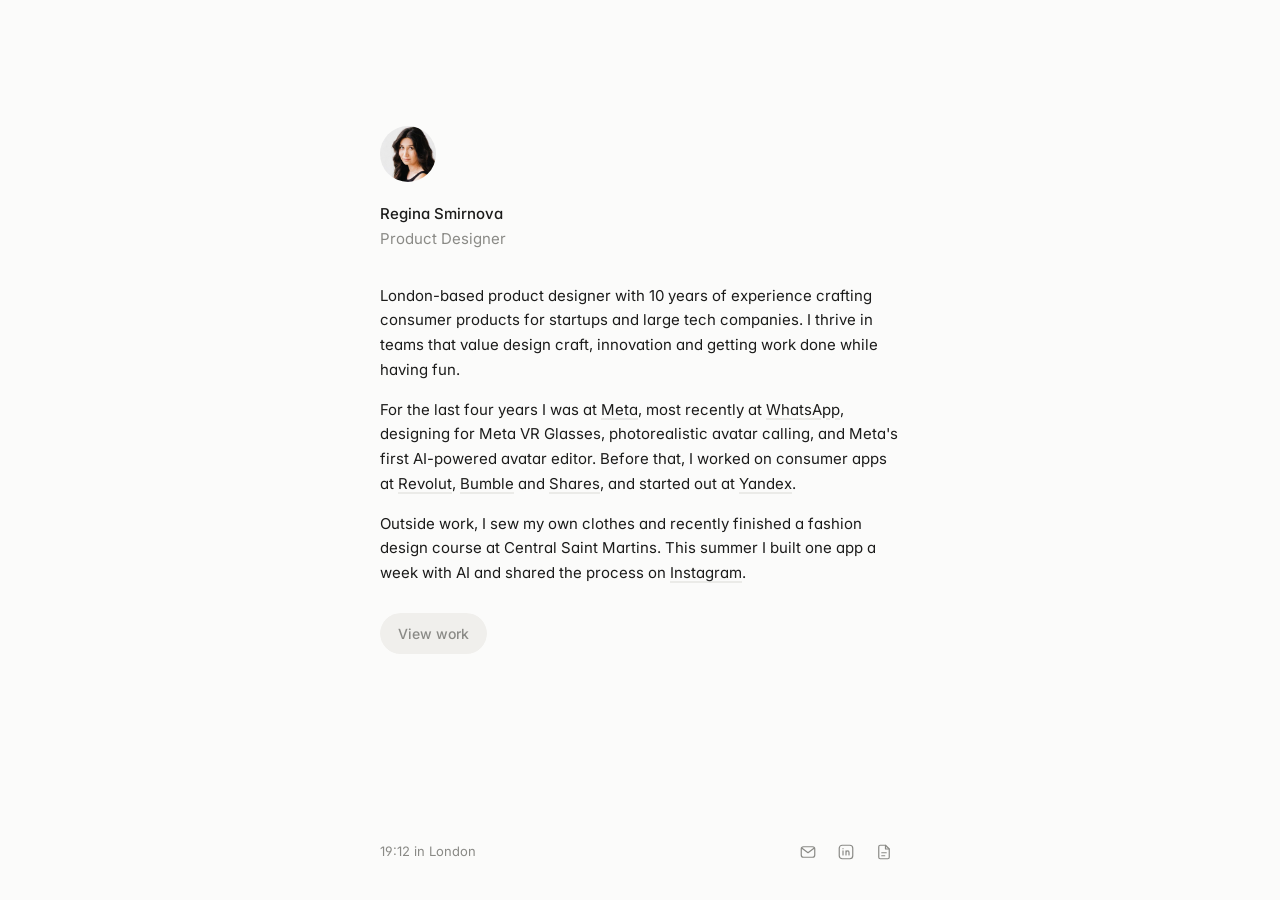
<file: index.html>
<!doctype html>
<html lang="en">
<head>
  <meta charset="utf-8">
  <meta name="viewport" content="width=device-width, initial-scale=1">
  <title>Regina Smirnova</title>
  <meta name="description" content="Regina Smirnova, Principal Product Designer in London. Designing how people communicate on new devices.">
  <link rel="preconnect" href="https://fonts.googleapis.com">
  <link rel="preconnect" href="https://fonts.gstatic.com" crossorigin>
  <link href="https://fonts.googleapis.com/css2?family=Inter:wght@400;500&display=swap" rel="stylesheet">
  <link rel="icon" type="image/png" href="favicon.png">
  <link rel="apple-touch-icon" href="apple-touch-icon.png">
  <link rel="stylesheet" href="style.css">
</head>
<body>
  <div class="home">
    <main>
      <img class="avatar" src="photo.jpg" alt="Regina Smirnova">
      <p class="name">Regina Smirnova</p>
      <p class="role">Product Designer</p>

      <p>London-based product designer with 10 years of experience crafting consumer products for startups and large tech companies. I thrive in teams that value design craft, innovation and getting work done while having fun.</p>
      <p>For the last four years I was at <a href="https://www.meta.com" target="_blank" rel="noopener">Meta</a>, most recently at <a href="https://www.whatsapp.com" target="_blank" rel="noopener">WhatsApp</a>, designing for Meta VR Glasses, photorealistic avatar calling, and Meta's first AI-powered avatar editor. Before that, I worked on consumer apps at <a href="https://www.revolut.com" target="_blank" rel="noopener">Revolut</a>, <a href="https://bumble.com" target="_blank" rel="noopener">Bumble</a> and <a href="https://shares.io" target="_blank" rel="noopener">Shares</a>, and started out at <a href="https://yandex.com" target="_blank" rel="noopener">Yandex</a>.</p>
      <p>Outside work, I sew my own clothes and recently finished a fashion design course at Central Saint Martins. This summer I built one app a week with AI and shared the process on <a href="https://www.instagram.com/reginavibing/" target="_blank" rel="noopener">Instagram</a>.</p>

      <a class="cta" href="work/">View work</a>
    </main>

    <footer class="footer">
      <span id="local" aria-live="off">London</span>
      <nav class="icons" aria-label="Contact">
        <a href="mailto:regina.smirnova@gmail.com" aria-label="Email" title="Email">
          <svg viewBox="0 0 24 24" fill="none" stroke="currentColor" stroke-width="1.6" stroke-linecap="round" stroke-linejoin="round" aria-hidden="true"><rect x="3" y="5" width="18" height="14" rx="3"/><path d="m4 7 8 6 8-6"/></svg>
        </a>
        <a href="https://www.linkedin.com/in/rsmirnova/" target="_blank" rel="noopener" aria-label="LinkedIn" title="LinkedIn">
          <svg viewBox="0 0 24 24" fill="none" stroke="currentColor" stroke-width="1.6" stroke-linecap="round" stroke-linejoin="round" aria-hidden="true"><rect x="3" y="3" width="18" height="18" rx="4"/><path d="M8 10.5V16M8 7.5v.01M12 16v-5.5M12 13c0-1.6 1-2.6 2.3-2.6S16 11.3 16 12.8V16"/></svg>
        </a>
        <a href="cv.pdf" target="_blank" rel="noopener" aria-label="CV" title="CV"><svg viewBox="0 0 24 24" fill="none" stroke="currentColor" stroke-width="1.6" stroke-linecap="round" stroke-linejoin="round" aria-hidden="true"><path d="M14 3H7a2 2 0 0 0-2 2v14a2 2 0 0 0 2 2h10a2 2 0 0 0 2-2V8z"/><path d="M14 3v5h5M9 13h6M9 17h4"/></svg></a>
      </nav>
    </footer>
  </div>
  <script>
  (function () {
    var el = document.getElementById("local");
    var weather = "";
    function time() {
      return new Intl.DateTimeFormat("en-GB", { hour: "2-digit", minute: "2-digit", timeZone: "Europe/London" }).format(new Date());
    }
    function render() { el.textContent = time() + " in London" + (weather ? ", " + weather : ""); }
    function word(c) {
      if (c === 0) return "clear";
      if (c <= 2) return "partly cloudy";
      if (c === 3) return "cloudy";
      if (c === 45 || c === 48) return "foggy";
      if (c >= 51 && c <= 57) return "drizzly";
      if ((c >= 61 && c <= 67) || (c >= 80 && c <= 82)) return "rainy";
      if ((c >= 71 && c <= 77) || c === 85 || c === 86) return "snowy";
      if (c >= 95) return "stormy";
      return "";
    }
    render();
    setInterval(render, 15000);
    fetch("https://api.open-meteo.com/v1/forecast?latitude=51.5072&longitude=-0.1276&current=weather_code,is_day")
      .then(function (r) { return r.json(); })
      .then(function (d) {
        var c = d.current.weather_code;
        weather = (c === 0 && d.current.is_day) ? "sunny" : word(c);
        render();
      })
      .catch(function () {});
  })();
  </script>
</body>
</html>
</file>
<file: style.css>
:root {
  --bg: #fbfbfa;
  --text: #1b1b1a;
  --muted: #8a8a86;
  --line: #ebebe8;
  --card: #f0efec;
  --btn-bg: #1b1b1a;
  --btn-text: #fbfbfa;
  --focus: #3b82f6;
}
@media (prefers-color-scheme: dark) {
  :root {
    --bg: #111110;
    --text: #ededea;
    --muted: #8a8a86;
    --line: #242422;
    --card: #1c1c1a;
    --btn-bg: #ededea;
    --btn-text: #111110;
  }
}

* { box-sizing: border-box; }
html { -webkit-text-size-adjust: 100%; }
body {
  margin: 0;
  background: var(--bg);
  color: var(--text);
  font-family: "Inter", -apple-system, BlinkMacSystemFont, "Segoe UI", sans-serif;
  font-size: 15px;
  line-height: 1.65;
  font-feature-settings: "cv11", "ss01";
  -webkit-font-smoothing: antialiased;
  -moz-osx-font-smoothing: grayscale;
}
a { color: inherit; }
p { margin: 0 0 1em; }
:focus-visible { outline: 2px solid var(--focus); outline-offset: 3px; border-radius: 6px; }

.muted { color: var(--muted); }

/* ---------- Home ---------- */
.home main p a {
  text-decoration: underline;
  text-decoration-color: var(--line);
  text-decoration-thickness: 1.5px;
  text-underline-offset: 3px;
  transition: text-decoration-color .15s ease;
}
.home main p a:hover { text-decoration-color: currentColor; }
.home {
  min-height: 100vh;
  min-height: 100svh;
  display: flex;
  flex-direction: column;
  max-width: 560px;
  margin: 0 auto;
  padding: 14vh 20px 32px;
}
.home main { flex: 1; }
.avatar {
  width: 56px;
  height: 56px;
  border-radius: 50%;
  object-fit: cover;
  display: block;
  background: var(--card);
  margin-bottom: 20px;
}
.avatar-placeholder {
  display: grid;
  place-items: center;
  color: var(--muted);
  font-weight: 500;
}
.name { font-weight: 500; margin: 0; }
.role { color: var(--muted); margin: 0 0 32px; }

.btn {
  display: inline-flex;
  align-items: center;
  gap: 8px;
  margin-top: 12px;
  padding: 10px 18px;
  border-radius: 999px;
  background: var(--btn-bg);
  color: var(--btn-text);
  text-decoration: none;
  font-size: 14px;
  font-weight: 500;
  transition: transform .15s ease, opacity .15s ease;
}
.btn:hover { opacity: .88; }
.btn:active { transform: scale(.97); }
.btn svg { width: 14px; height: 14px; }

.footer {
  display: flex;
  justify-content: space-between;
  align-items: center;
  gap: 16px;
  padding-top: 48px;
  font-size: 13px;
  color: var(--muted);
}
.icons { display: flex; gap: 6px; }
.icons a {
  display: grid;
  place-items: center;
  width: 32px;
  height: 32px;
  border-radius: 8px;
  color: var(--muted);
  transition: color .15s ease, background .15s ease;
}
.icons a:hover { color: var(--text); background: var(--card); }
.icons svg { width: 18px; height: 18px; }

/* Subtle shimmering CTA */
.cta {
  --shine: rgba(0, 0, 0, 0.82);
  display: inline-block;
  margin-top: 12px;
  padding: 9px 18px;
  border-radius: 999px;
  background: var(--card);
  color: var(--muted);
  text-decoration: none;
  font-size: 14px;
  font-weight: 500;
  transition: background .2s ease, transform .15s ease;
}
.cta:hover { background: var(--line); }
.cta:active { transform: scale(.97); }
@supports (-webkit-background-clip: text) or (background-clip: text) {
  .cta {
    background-image:
      linear-gradient(100deg, var(--muted) 42%, var(--shine) 50%, var(--muted) 58%),
      linear-gradient(var(--card), var(--card));
    background-size: 250% 100%, 100% 100%;
    background-repeat: no-repeat;
    -webkit-background-clip: text, padding-box;
    background-clip: text, padding-box;
    color: transparent;
    animation: shimmer 2.8s ease-in-out infinite;
  }
  .cta:hover {
    animation: none;
    background-image: none;
    background-color: var(--line);
    -webkit-background-clip: border-box;
    background-clip: border-box;
    color: var(--text);
  }
}
@keyframes shimmer {
  0% { background-position: 100% 0, 0 0; }
  55%, 100% { background-position: 0% 0, 0 0; }
}
@media (prefers-color-scheme: dark) {
  .cta { --shine: rgba(255, 255, 255, 0.92); }
}
@media (prefers-reduced-motion: reduce) {
  .cta { animation: none; }
}

/* ---------- Work grid ---------- */
.wrap { max-width: 1040px; margin: 0 auto; padding: 32px 20px 64px; }
.topbar {
  display: flex;
  align-items: center;
  justify-content: space-between;
  margin-bottom: 72px;
}
.me {
  display: flex;
  align-items: center;
  gap: 10px;
  text-decoration: none;
  font-weight: 500;
}
.me img, .me .avatar { width: 28px; height: 28px; margin: 0; font-size: 12px; }
.topbar .back { color: var(--muted); text-decoration: none; font-size: 14px; }
.topbar .back:hover { color: var(--text); }

.page-title { font-size: 15px; font-weight: 500; margin: 0 0 24px; }

.grid {
  display: grid;
  grid-template-columns: repeat(2, minmax(0, 1fr));
  gap: 40px 24px;
}
.card { text-decoration: none; display: block; }
.card .cover {
  aspect-ratio: 1312 / 992;
  border-radius: 28px;
  overflow: hidden;
  background: var(--card);
  transition: transform .3s ease;
}
.card:hover .cover { transform: scale(.985); }
.card .cover:has(img) { background: transparent; }
.card .cover img, .card .cover video { width: 100%; height: 100%; object-fit: cover; display: block; }
.card h2 { font-size: 15px; font-weight: 500; margin: 14px 4px 0; }
.card p { color: var(--muted); margin: 0 4px; font-size: 14px; }

.earlier {
  margin-top: 72px;
  padding-top: 24px;
  border-top: 1px solid var(--line);
  color: var(--muted);
  font-size: 14px;
}

/* ---------- Project page ---------- */
.project-text { max-width: 560px; margin: 0 auto 56px; }
.project-text h1 { font-size: 22px; font-weight: 500; line-height: 1.3; margin: 0 0 4px; letter-spacing: -0.01em; }
.project-text .meta { color: var(--muted); margin: 0 0 28px; }
.ext { color: var(--muted); text-decoration: none; border-bottom: 1px solid var(--line); }
.ext:hover { color: var(--text); border-color: var(--text); }

/* Each asset centred in its own box */
.visuals {
  display: grid;
  grid-template-columns: 1fr 1fr;
  gap: 16px;
  max-width: 1120px;
  margin: 0 auto;
}
.box {
  --box: var(--card);
  grid-column: span 2;
  margin: 0;
  position: relative;
  aspect-ratio: 16 / 10;
  border-radius: 24px;
  background: var(--box);
  overflow: hidden;
  display: grid;
  place-items: center;
}
.box-half { grid-column: span 1; aspect-ratio: 4 / 5; }
.box .asset {
  width: 100%;
  height: 100%;
  padding: 7% 8%;
  display: grid;
  place-items: center;
  min-height: 0;
}
.box img, .box video {
  max-width: 100%;
  max-height: 100%;
  width: auto;
  height: auto;
  display: block;
  object-fit: contain;
  min-height: 0;
}
.box figcaption {
  position: absolute;
  left: 0; right: 0; bottom: 18px;
  text-align: center;
  font-size: 13px;
  color: var(--muted);
}
.box-dark figcaption { color: rgba(255, 255, 255, .55); }
.box-empty { color: var(--muted); font-size: 13px; border: 1px dashed var(--line); }

.ph {
  display: grid;
  place-items: center;
  width: 100%;
  aspect-ratio: 16 / 10;
  border-radius: 20px;
  background: var(--card);
  color: var(--muted);
  font-size: 13px;
  border: 1px dashed var(--line);
}
.cover .ph { aspect-ratio: 1 / 1; border-radius: 0; border: 0; height: 100%; }

.next {
  max-width: 960px;
  margin: 72px auto 0;
  padding-top: 24px;
  border-top: 1px solid var(--line);
  display: flex;
  justify-content: space-between;
  font-size: 14px;
}
.next a { text-decoration: none; color: var(--muted); }
.next a:hover { color: var(--text); }

@media (max-width: 720px) {
  .grid { grid-template-columns: 1fr; gap: 32px; }
  .card .cover { border-radius: 22px; }
  .topbar { margin-bottom: 48px; }
  .visuals { grid-template-columns: 1fr; gap: 12px; }
  .box, .box-half { grid-column: span 1; aspect-ratio: 4 / 3.4; border-radius: 16px; }
  .box .asset { padding: 6%; }
  .ph { border-radius: 14px; }
}
@media (prefers-reduced-motion: reduce) {
  * { transition: none !important; }
}

/* Asset without a container, rounded like the boxes */
.plain { grid-column: span 2; margin: 0; }
.plain img, .plain video { display: block; width: 100%; height: auto; border-radius: 24px; }

/* Assets side by side in one black frame */
.pair {
  grid-column: span 2;
  margin: 0;
  display: flex;
  gap: 16px;
  padding: 3%;
  background: #000;
  border-radius: 24px;
}
.pair .cell { min-width: 0; }
.pair img, .pair video { display: block; width: 100%; height: auto; border-radius: 14px; }

@media (max-width: 720px) {
  .plain { grid-column: span 1; }
  .plain img, .plain video { border-radius: 16px; }
  .pair { grid-column: span 1; gap: 8px; border-radius: 16px; }
  .pair img, .pair video { border-radius: 8px; }
}

/* Boxed asset that keeps its own shape */
.box-fit { aspect-ratio: auto; }
.box-fit .asset { padding: 3%; }
.box-fit img, .box-fit video { width: 100%; }
</file>
